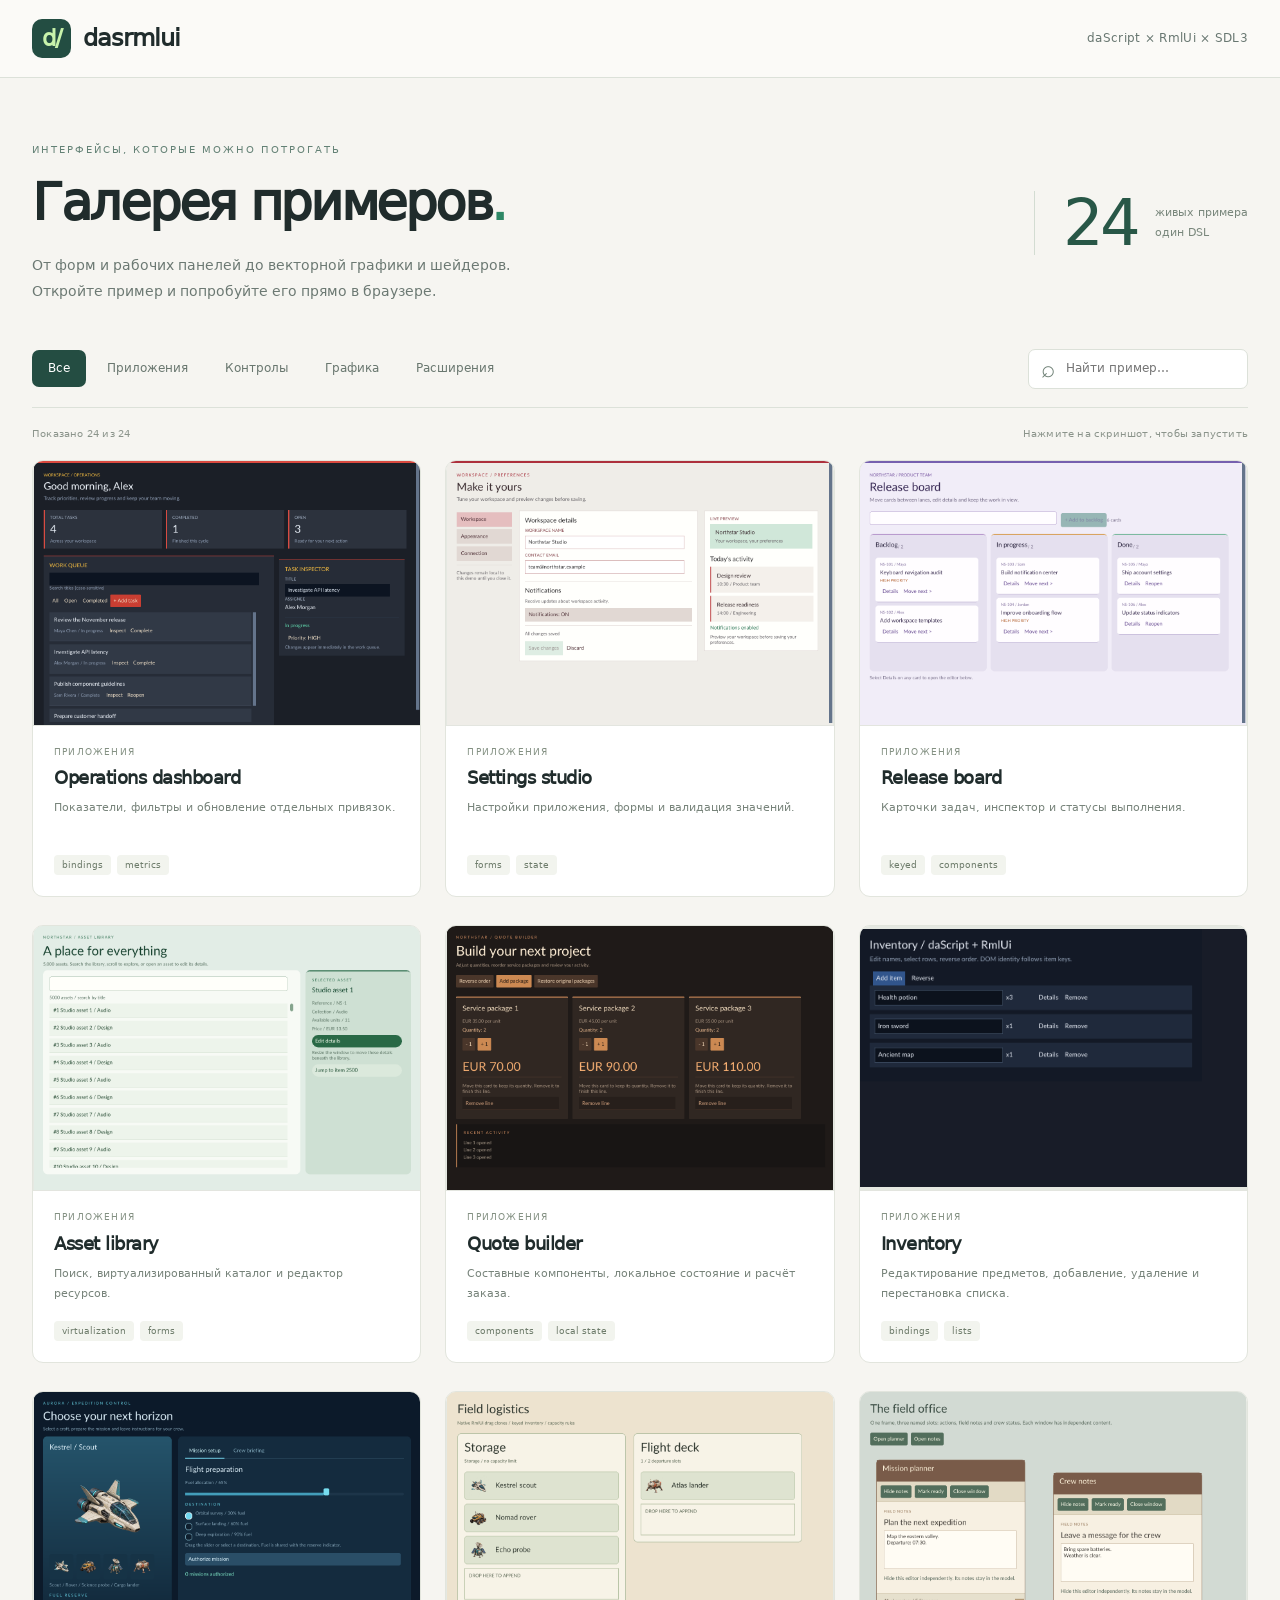
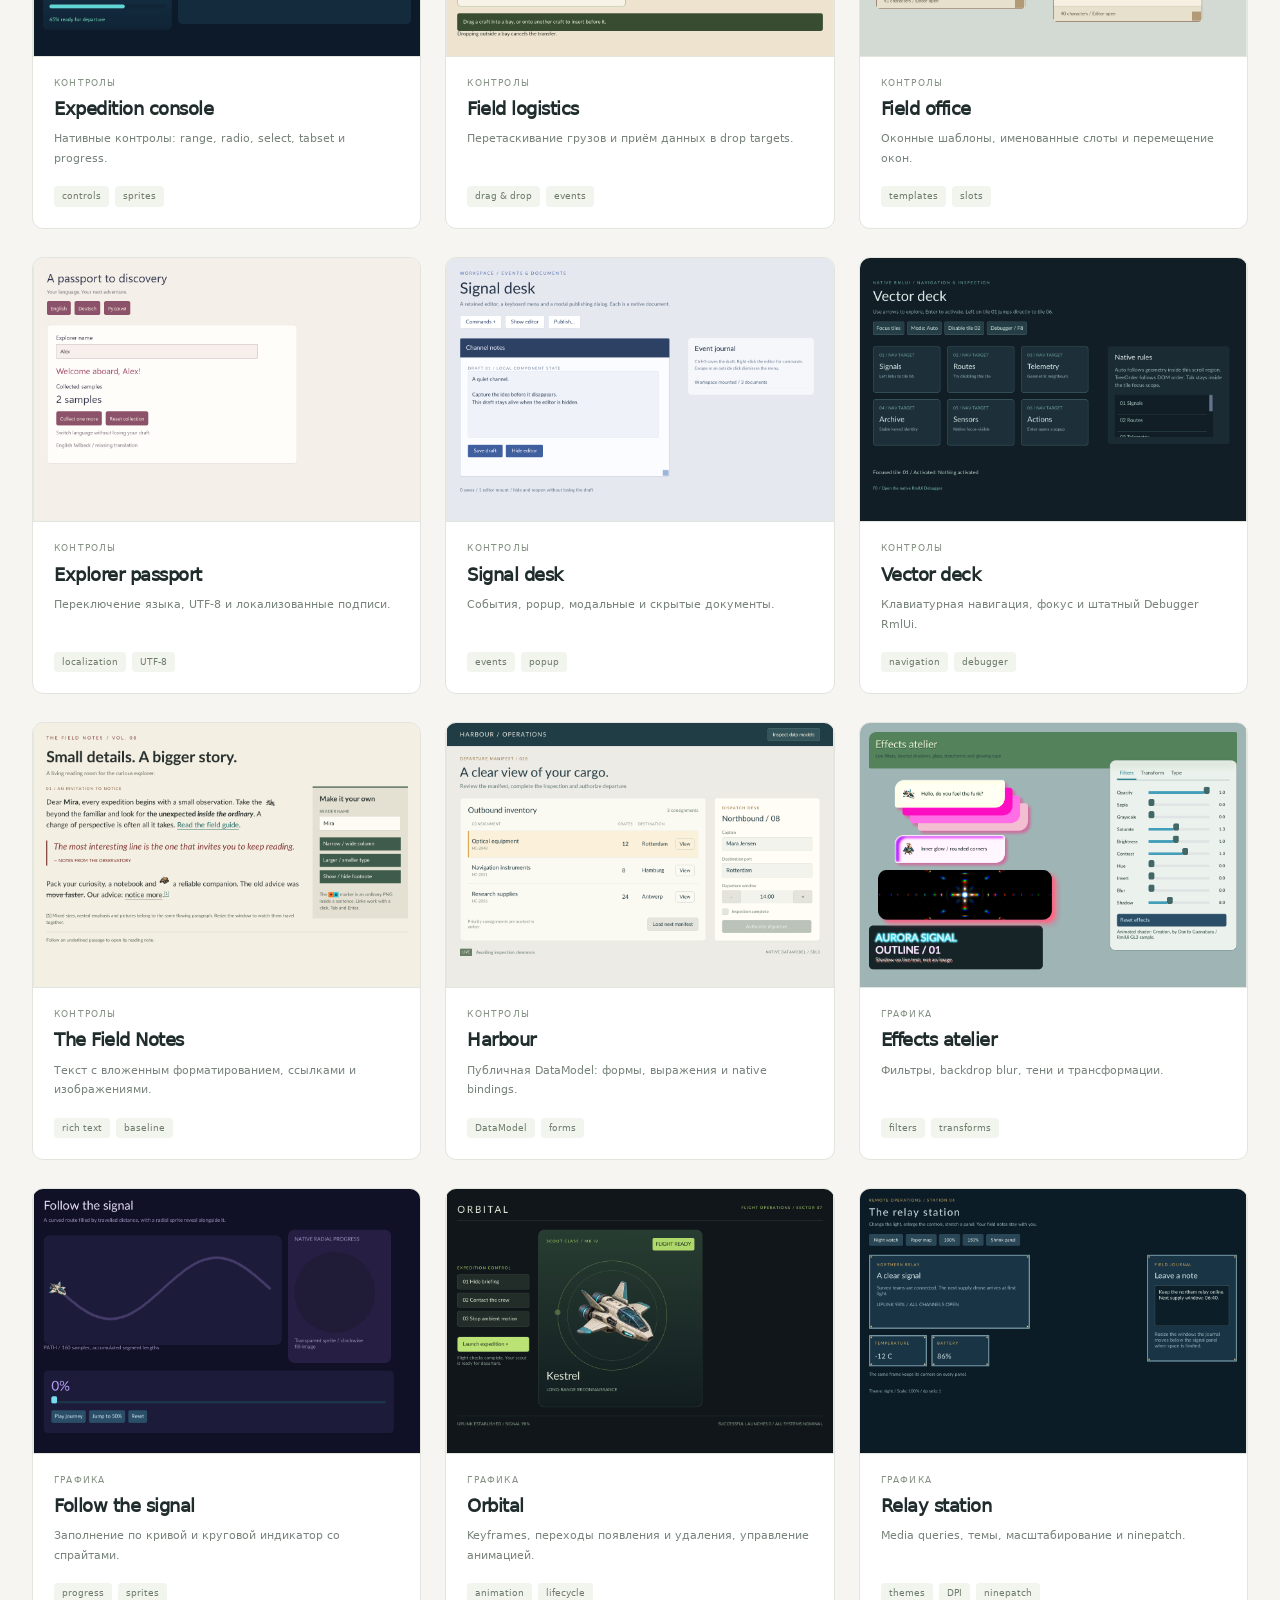
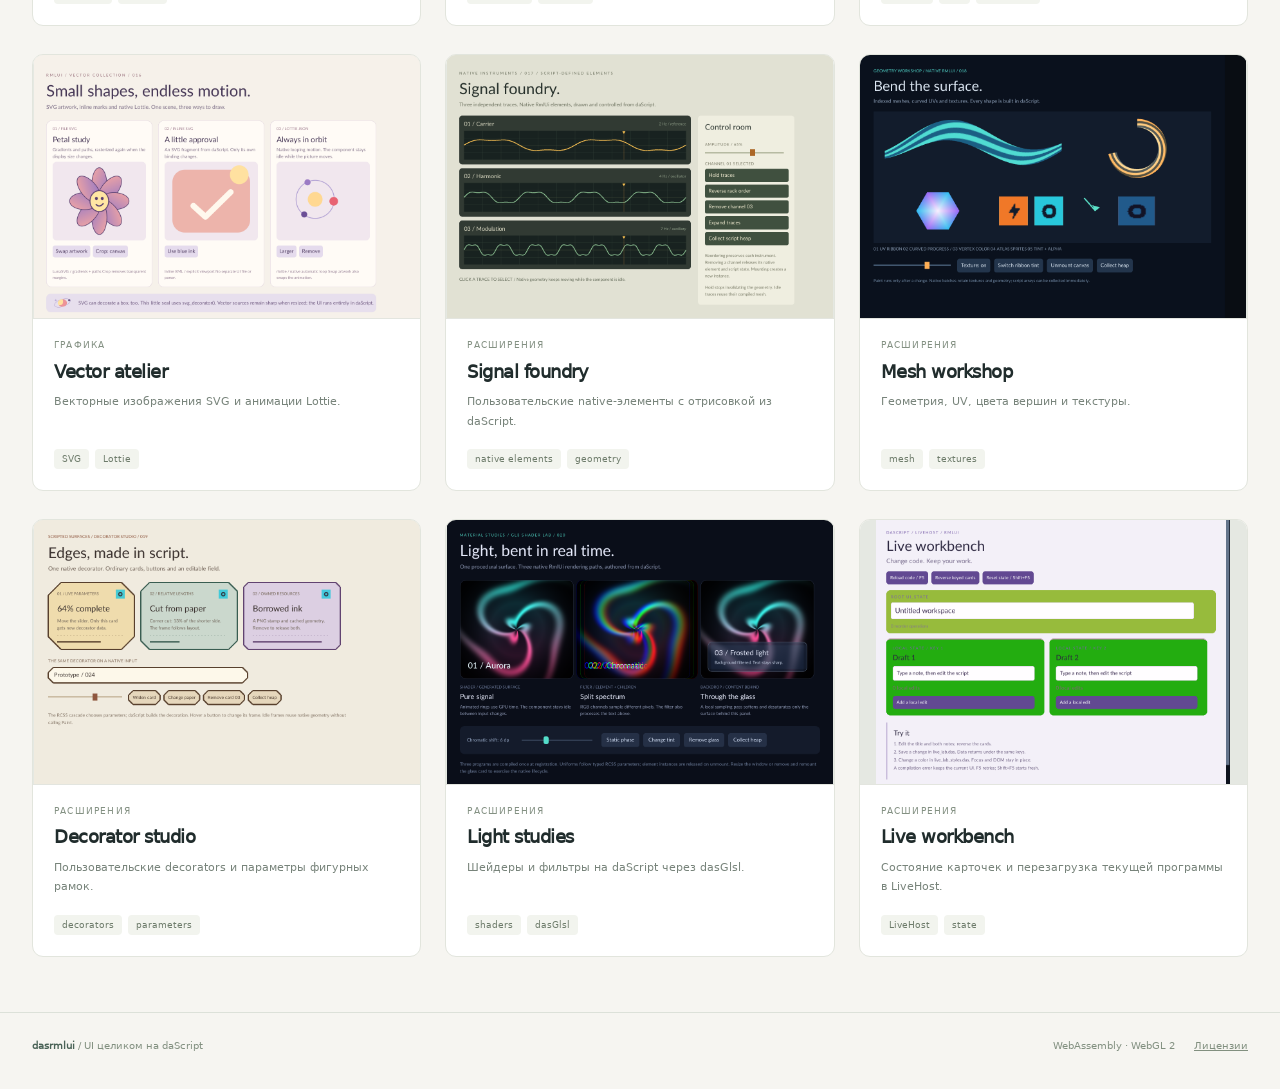
<file: web/index.html>
<!doctype html>
<html lang="ru"><head><meta charset="utf-8"><meta name="viewport" content="width=device-width,initial-scale=1">
<title>dasrmlui — галерея примеров</title><meta name="description" content="Интерактивные примеры RmlUi на daScript: приложения, контролы, анимации и шейдеры в браузере.">
<link rel="stylesheet" href="style.css"><script type="module" src="gallery.js"></script></head>
<body><header class="topbar"><a class="wordmark" href="./"><span class="mark">d/</span> dasrmlui</a><span class="platform">daScript × RmlUi × SDL3</span></header>
<main class="gallery"><section class="intro"><div><p class="eyebrow">ИНТЕРФЕЙСЫ, КОТОРЫЕ МОЖНО ПОТРОГАТЬ</p><h1>Галерея примеров<span class="dot">.</span></h1><p class="lede">От форм и рабочих панелей до векторной графики и шейдеров.<br> Откройте пример и попробуйте его прямо в браузере.</p></div><div class="edition"><span id="total">24</span><small>живых примера<br>один DSL</small></div></section>
<section class="collection" aria-label="Примеры"><div class="toolbar"><div class="filters" role="group" aria-label="Категории"><button class="filter active" data-category="Все" aria-pressed="true">Все</button><button class="filter" data-category="Приложения" aria-pressed="false">Приложения</button><button class="filter" data-category="Контролы" aria-pressed="false">Контролы</button><button class="filter" data-category="Графика" aria-pressed="false">Графика</button><button class="filter" data-category="Расширения" aria-pressed="false">Расширения</button></div><label class="search"><span aria-hidden="true">⌕</span><input id="search" type="search" placeholder="Найти пример…" aria-label="Найти пример"></label></div>
<div class="collection-meta"><span id="count" role="status" aria-live="polite">Загрузка примеров…</span><span>Нажмите на скриншот, чтобы запустить</span></div>
<div class="grid" id="examples"></div><p class="empty" id="empty" hidden>Ничего не найдено. Попробуйте другой запрос или категорию.</p>
<noscript>Для галереи и запуска примеров нужен JavaScript.</noscript></section></main>
<footer><span><b>dasrmlui</b> / UI целиком на daScript</span><span>WebAssembly · WebGL 2 <a href="licenses/">Лицензии</a></span></footer></body></html>
</file>
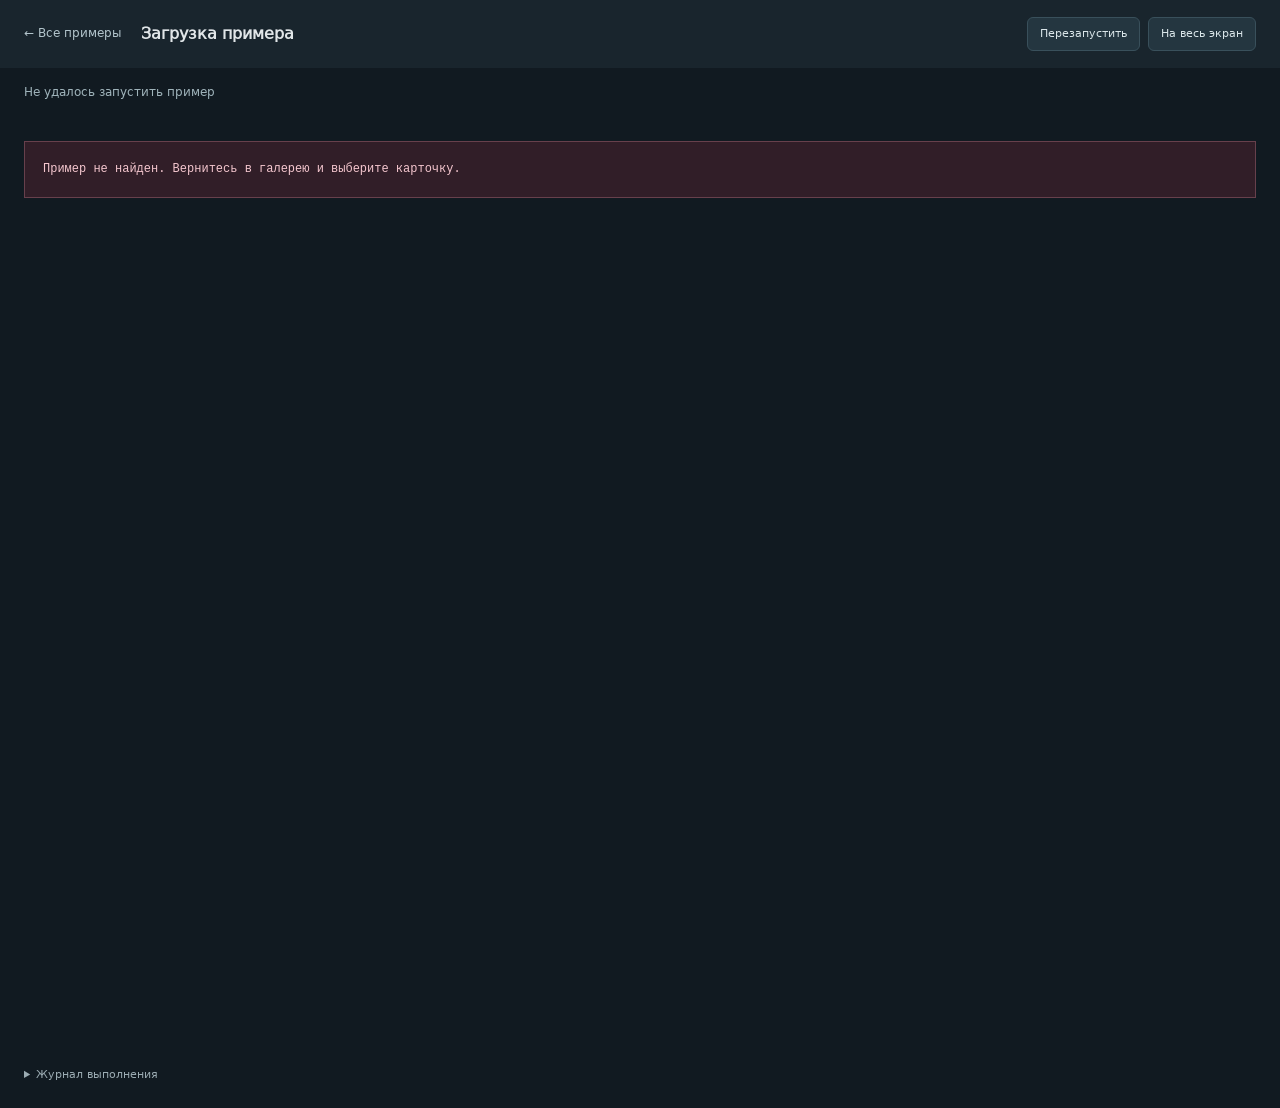
<file: web/example.html>
<!doctype html><html lang="ru"><head><meta charset="utf-8"><meta name="viewport" content="width=device-width,initial-scale=1"><title>Пример · dasrmlui</title><link rel="stylesheet" href="style.css"></head><body class="player-body"><header class="playerbar"><a class="back" href="./">← Все примеры</a><h1 class="player-title" id="title">Загрузка примера</h1><div class="player-actions"><button id="restart" type="button">Перезапустить</button><button id="fullscreen" type="button">На весь экран</button></div></header><div class="player-status" id="status" role="status">Подготовка…</div><p class="live-note" id="live-note" hidden>LiveHost работает в виртуальной файловой системе браузера. Автоматическое отслеживание файлов на диске доступно в desktop-версии.</p><div class="loader" id="loader"><p>Загрузка движка и компиляция daScript</p><progress id="progress" aria-label="Загрузка"></progress><p>Первый запуск может занять некоторое время.</p></div><div id="error" class="error-panel" role="alert" hidden></div><main class="stage" id="stage"><canvas id="canvas" width="1200" height="820" tabindex="0" aria-label="Интерактивный пример RmlUi" style="visibility:hidden"></canvas></main><details class="runtime-log"><summary>Журнал выполнения</summary><pre id="log"></pre></details><script src="player.js" type="module"></script></body></html>
</file>
<file: web/style.css>
@font-face{font-family:Gallery;src:url(assets/DejaVuSans.ttf) format("truetype");font-display:swap}*{box-sizing:border-box}html{color-scheme:light}body{margin:0;background:#f6f5f1;color:#202c2c;font:14px/1.6 Gallery,system-ui,sans-serif}a{color:inherit;text-decoration:none}button,input{font:inherit}button,a,input{touch-action:manipulation}:focus-visible{outline:3px solid #15876b;outline-offset:4px}.topbar{height:78px;padding:0 max(32px,calc((100vw - 1344px)/2));display:flex;align-items:center;justify-content:space-between;border-bottom:1px solid #dce1d9;background:#fbfaf7}.wordmark{font-size:24px;font-weight:700;letter-spacing:-1px;display:flex;align-items:center;gap:12px}.mark{display:inline-grid;place-items:center;width:39px;height:39px;border-radius:10px;background:#234d42;color:#c8f3ab;font-size:23px;letter-spacing:-2px}.platform{font-size:12px;color:#687771;letter-spacing:.3px}.gallery{max-width:1408px;margin:auto;padding:0 32px}.intro{padding:64px 0 44px;display:flex;justify-content:space-between;align-items:center;gap:32px}.eyebrow{font-size:10px;letter-spacing:2px;color:#638175;margin:0 0 16px}h1{font-size:clamp(32px,4vw,51px);letter-spacing:-2.3px;line-height:1.15;margin:0 0 19px;font-weight:700}.dot{color:#2e8866}.lede{color:#6c7973;font-size:14px;line-height:1.9;margin:0}.edition{display:flex;align-items:center;gap:18px;border-left:1px solid #d3dcd2;padding-left:28px;flex-shrink:0}.edition>span{font-size:64px;line-height:1;letter-spacing:-4px;color:#285747}.edition small{color:#79877c;font-size:11px;line-height:1.9}.toolbar{display:flex;align-items:center;justify-content:space-between;gap:20px;border-bottom:1px solid #dce1d9;padding-bottom:18px}.filters{display:flex;gap:5px;flex-wrap:wrap}.filter{border:0;background:transparent;color:#69776f;padding:9px 16px;border-radius:7px;font-size:12px;cursor:pointer}.filter:hover{background:#e6eae1}.filter.active{background:#244d42;color:#fff}.search{background:#fff;border:1px solid #dce1d9;border-radius:7px;display:flex;align-items:center;gap:9px;padding:7px 12px;min-width:220px}.search span{font-size:24px;color:#6f8176;line-height:1}.search input{border:0;outline:none;min-width:0;width:100%;font-size:12px;background:transparent}.search:focus-within{outline:2px solid #238064}.collection-meta{display:flex;justify-content:space-between;color:#8b948b;font-size:10px;letter-spacing:.2px;padding:18px 0}.grid{display:grid;grid-template-columns:repeat(3,minmax(0,1fr));gap:28px 24px}.card{border:1px solid #e2e5dd;background:#fff;border-radius:11px;overflow:hidden;transition:box-shadow .18s,transform .18s}.card:hover{box-shadow:0 10px 28px #283c3510;transform:translateY(-3px)}.card[hidden]{display:none}.preview{display:block;position:relative;overflow:hidden;background:#e5e8e2;aspect-ratio:1200/820;border-bottom:1px solid #e3e5df}.preview img{display:block;width:100%;height:100%;object-fit:contain}.launch{position:absolute;bottom:12px;right:12px;border:1px solid #ffffff40;background:#1d3935ed;color:#fff;font-size:10px;padding:8px 12px;border-radius:6px;opacity:0;transform:translateY(5px);transition:.18s}.preview:hover .launch,.preview:focus-visible .launch{opacity:1;transform:none}.card-body{padding:19px 21px 21px}.category{font-size:9px;letter-spacing:1.2px;text-transform:uppercase;color:#849183;margin:0 0 6px}h2{font-size:18px;letter-spacing:-.5px;line-height:1.4;margin:0 0 8px}h2 a:hover{color:#287b5d}.description{font-size:11px;line-height:1.8;color:#78847b;margin:0 0 17px;min-height:40px}.tags{display:flex;gap:6px;flex-wrap:wrap}.tags span{font-size:9px;background:#f2f4ee;color:#6e7c6b;padding:3px 8px;border-radius:4px}.empty{padding:70px 0;text-align:center;color:#728171}footer{max-width:1408px;margin:55px auto 0;padding:25px 32px 35px;border-top:1px solid #dce1d9;display:flex;justify-content:space-between;font-size:10px;color:#829080}footer b{color:#4a6357}footer a{margin-left:16px;text-decoration:underline}.player-body{background:#111a21;color:#e1e6e8}.playerbar{display:flex;align-items:center;gap:20px;background:#19252d;padding:15px 24px;min-height:68px}.back{color:#b2c4cb;font-size:12px}.player-title{margin:0;font-size:16px;flex:1;letter-spacing:0}.player-actions{display:flex;gap:8px}.player-actions button,.player-actions a{border:1px solid #39505b;background:#243640;border-radius:6px;color:#d9e5e8;padding:7px 12px;font-size:11px;cursor:pointer}.stage{max-width:1200px;margin:20px auto;position:relative}.stage canvas{display:block;width:100%;height:auto;background:#101820;outline:none}.player-status{padding:15px 24px;color:#9fb3ba;font-size:12px}.loader{max-width:600px;padding:60px 30px;margin:auto;text-align:center}.loader progress{width:100%;accent-color:#84c7ae;height:8px}.loader[hidden]{display:none}.error-panel{background:#311e28;color:#f4c6ce;border:1px solid #67404c;padding:18px;margin:24px;white-space:pre-wrap;font:12px/1.6 monospace}.error-panel[hidden]{display:none}.runtime-log{margin:24px;color:#9babb2;font-size:11px}.runtime-log pre{white-space:pre-wrap;max-height:250px;overflow:auto}.live-note{margin:0 24px 16px;color:#91a5af;font-size:11px}.live-note[hidden]{display:none}@media(max-width:1050px){.grid{grid-template-columns:repeat(2,minmax(0,1fr))}.edition{display:none}.toolbar{align-items:flex-start}.filters{max-width:65%}.search{min-width:180px;width:230px}}@media(max-width:650px){.topbar{height:66px;padding:0 20px}.wordmark{font-size:22px}.platform{display:none}.gallery{padding:0 20px}.intro{padding:38px 0 30px}h1{letter-spacing:-1.3px}.eyebrow{font-size:8px;letter-spacing:1.2px}.lede br{display:none}.toolbar{display:block}.filters{max-width:none;gap:3px}.filter{padding:8px 10px;font-size:11px}.search{width:100%;margin-top:16px}.collection-meta>span:last-child{display:none}.grid{grid-template-columns:1fr;gap:20px}.description{min-height:0}.launch{opacity:1;transform:none}.playerbar{padding:12px;gap:10px;flex-wrap:wrap}.player-actions{width:100%}.stage{margin:0}.player-title{font-size:14px}footer{margin-top:35px;padding:20px;display:block}footer>span{display:block;margin-bottom:8px}}@media(prefers-reduced-motion:reduce){*{transition:none!important}.card:hover{transform:none}}

[hidden]{display:none!important}

.stage canvas{aspect-ratio:1200/820}.stage canvas:fullscreen{width:100vw;height:100vh;aspect-ratio:auto}
</file>
